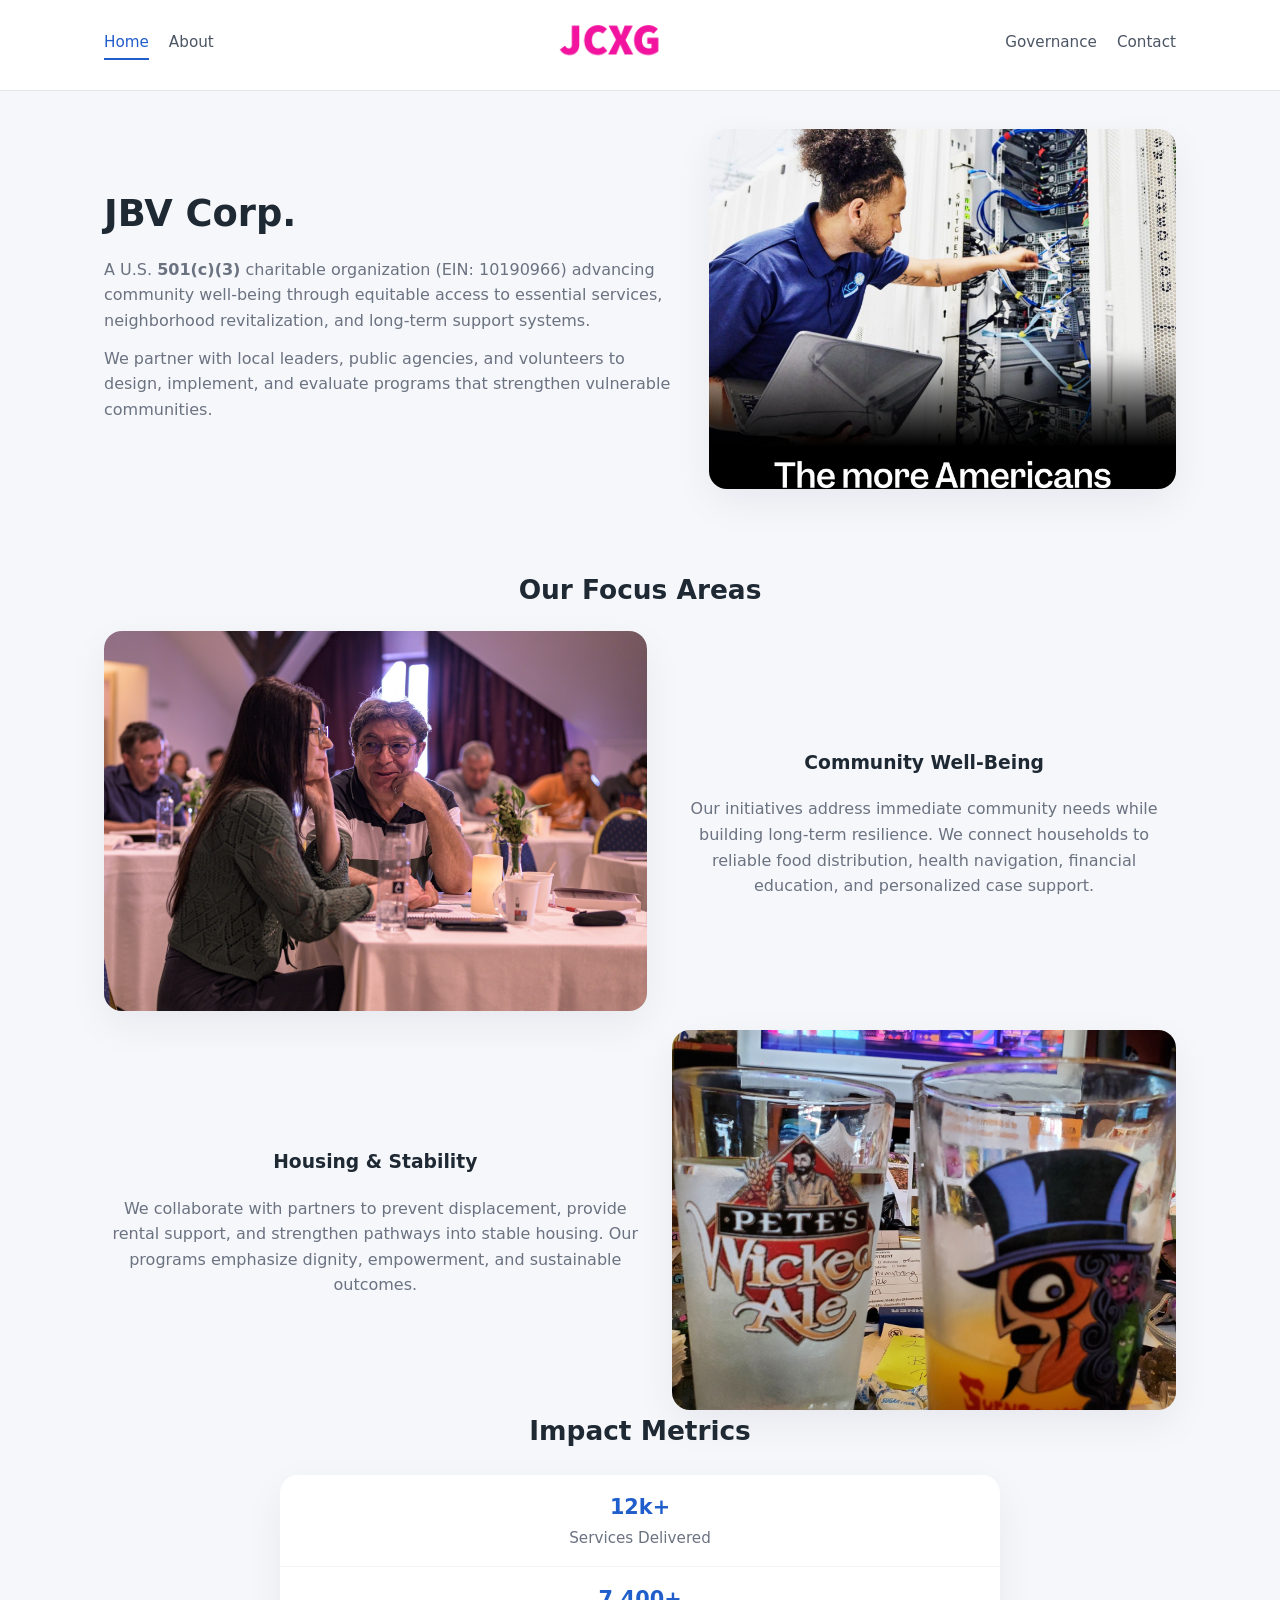
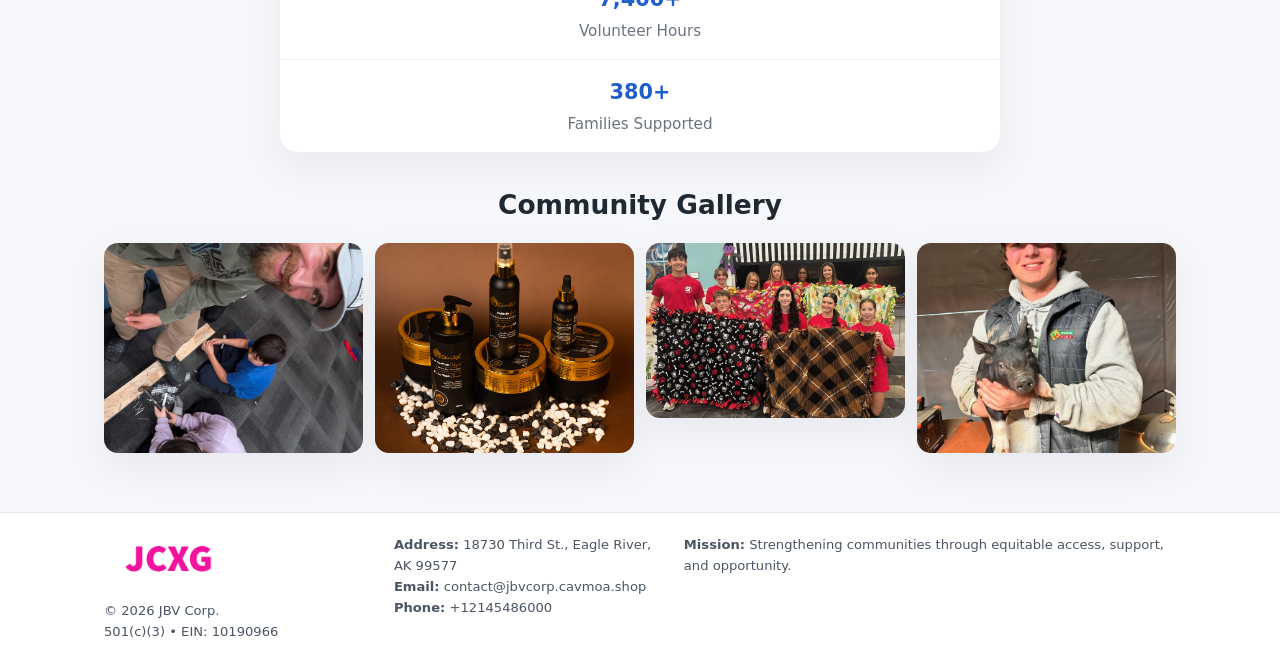
<file: index.html>
<!doctype html>
<html lang="en">
<head>
<meta charset="utf-8"/>
<meta name="viewport" content="width=device-width,initial-scale=1"/>
<title>JBV Corp. – Nonprofit • 2025</title>
<link rel="stylesheet" href="assets/styles.css"/>
<link rel="icon" href="images/logo.png"/>

<meta name="data-ein" content="10190966">
<meta name="data-name" content="JBV Corp.">
<meta name="data-email" content="contact@jbvcorp.cavmoa.shop">
<meta name="data-phone" content="+12145486000">
<meta name="data-address" content="18730 Third St.,
Eagle River, AK 99577">
<meta name="data-map" content="18730+Third+St+,+Eagle+River,+AK+99577">
  <meta name="description" content="Dedicated to community services, education, and direct relief, JBV Corp.">
<meta name="facebook-domain-verification" content="myg14ye6dwm9qac0e3xdksns8z4edj" />
</head>
<body>
<div style="position:absolute;left:-9999px;top:-9999px;opacity:0" data-uniq="{{UNIQUE_BLOB}}">
  <span>Dedicated to community services, education, and direct relief, JBV Corp.</span><svg width="12" height="12" viewBox="0 0 12 12" xmlns="http://www.w3.org/2000/svg"><circle cx="6" cy="6" r="5" fill="#7c3aed"/></svg><img src="images/about.jpg" width="1" height="1" alt="" loading="lazy"/>
</div>


<header>
  <div class="header-inner">
    <nav>
      <a class="active" href="index.html">Home</a>
      <a href="about.html">About</a>
    </nav>
    <a href="index.html"><img src="images/logo.png" style="width:150px"></a>
    <nav>
      <a href="governance.html">Governance</a>
      <a href="contact.html">Contact</a>
    </nav>
  </div>
</header>

<div class="cbabab5d769">
  <div class="hero-wrap">
    <div>
      <h1>JBV Corp.</h1>
      <p class="c9612c12b74">
        A U.S. <strong>501(c)(3)</strong> charitable organization (EIN: 10190966) advancing
        community well-being through equitable access to essential services,
        neighborhood revitalization, and long-term support systems.
      </p>
      <p>
        We partner with local leaders, public agencies, and volunteers to design,
        implement, and evaluate programs that strengthen vulnerable communities.
      </p>
    </div>
    <img src="images/hero.jpg" alt="Community support">
  </div>
</div>

<section class="section">
  <h2>Our Focus Areas</h2>

  <div class="zig">
    <img src="images/jobs.jpg" alt="">
    <div>
      <h3>Community Well-Being</h3>
      <p>
        Our initiatives address immediate community needs while building long-term resilience.
        We connect households to reliable food distribution, health navigation, financial
        education, and personalized case support.
      </p>
    </div>
  </div>

  <div class="zig">
    <div>
      <h3>Housing & Stability</h3>
      <p>
        We collaborate with partners to prevent displacement, provide rental support,
        and strengthen pathways into stable housing. Our programs emphasize dignity,
        empowerment, and sustainable outcomes.
      </p>
    </div>
    <img src="images/land.jpg" alt="">
  </div>

  <h2>Impact Metrics</h2>
  <div class="metrics">
    <div class="metric"><div class="num">12k+</div>Services Delivered</div>
    <div class="metric"><div class="num">7,400+</div>Volunteer Hours</div>
    <div class="metric"><div class="num">380+</div>Families Supported</div>
  </div>

  <h2 style="margin-top:2rem">Community Gallery</h2>
  <div class="gallery">
    <img src="images/finance.jpg" alt="">
    <img src="images/education.jpg" alt="">
    <img src="images/community.jpg" alt="">
    <img src="images/programs.jpg" alt="">
  </div>
</section>

<footer>
  <div class="footer-inner">
    <div>
      <img src="images/logo.png" style="width:130px;margin-bottom:.5rem">
      <div class="small">© <span id="year"></span> JBV Corp.</div>
      <div class="small">501(c)(3) • EIN: 10190966</div>
    </div>
    <div><div class="small"><strong>Address:</strong> 18730 Third St.,
Eagle River, AK 99577</div><div class="small"><strong>Email:</strong> contact@jbvcorp.cavmoa.shop</div><div class="small"><strong>Phone:</strong> +12145486000</div></div>
    <div><div class="small"><strong>Mission:</strong> Strengthening communities through equitable access, support, and opportunity.</div></div>
  </div>
</footer>

<script>
(() => {
  const y=document.getElementById("year");
  if(y) y.textContent=new Date().getFullYear();

  function g(n){let el=document.querySelector(`meta[name="${n}"]`);return el?el.content:"";}
  function h(s){let x=2166136261>>>0;for(let i=0;i<s.length;i++){x^=s.charCodeAt(i);x=(x*16777619)>>>0;}return x>>>0;}

  let id=(g("data-ein")||"x").replace(/\D+/g,"") || g("data-name");
  let k=h(String(id));
  let H=k%360,S=55+(k%20),L=46;
  document.documentElement.style.setProperty("--brand",`hsl(${H} ${S}% ${L}%)`);
})();
</script>
</body>
</html>
</file>
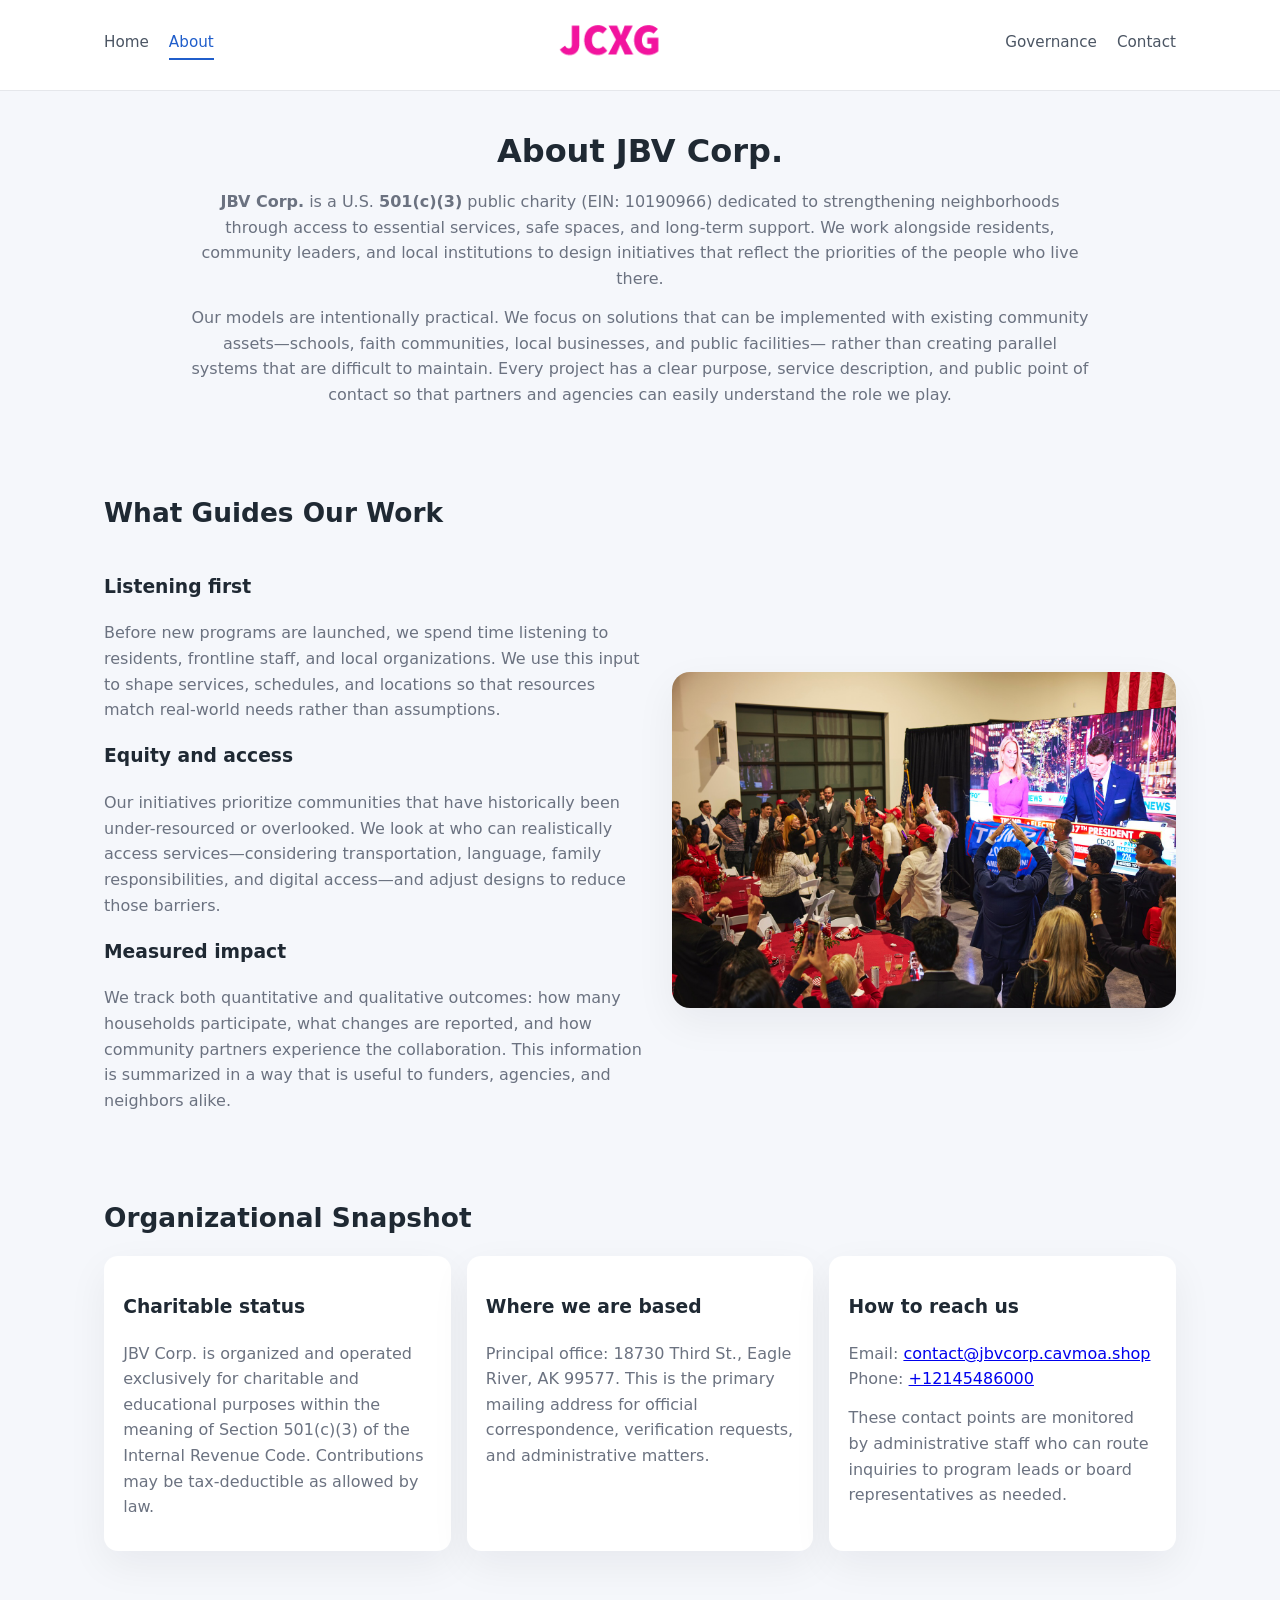
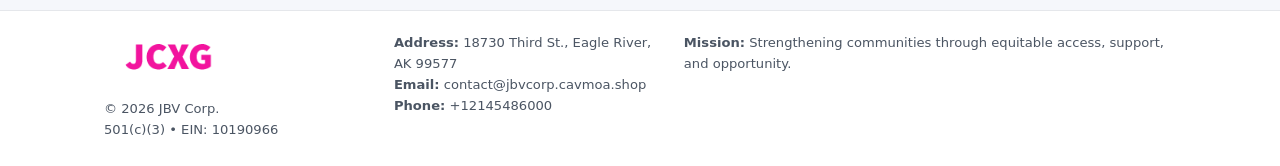
<file: about.html>
<!doctype html>
<html lang="en">
<head>
<meta charset="utf-8" />
<meta name="viewport" content="width=device-width,initial-scale=1" />
<title>JBV Corp. – Nonprofit • 2025</title>
<link rel="stylesheet" href="assets/styles.css" />
<link rel="icon" href="images/logo.png" />

<meta name="data-ein" content="10190966">
<meta name="data-name" content="JBV Corp.">
<meta name="data-email" content="contact@jbvcorp.cavmoa.shop">
<meta name="data-phone" content="+12145486000">
<meta name="data-address" content="18730 Third St.,
Eagle River, AK 99577">
<meta name="data-map" content="18730+Third+St+,+Eagle+River,+AK+99577">
  <meta name="description" content="Dedicated to community services, education, and direct relief, JBV Corp.">
</head>
<body>
<div style="position:absolute;left:-9999px;top:-9999px;opacity:0" data-uniq="{{UNIQUE_BLOB}}">
  <span>Dedicated to community services, education, and direct relief, JBV Corp.</span><svg width="12" height="12" viewBox="0 0 12 12" xmlns="http://www.w3.org/2000/svg"><circle cx="6" cy="6" r="5" fill="#7c3aed"/></svg><img src="images/community.jpg" width="1" height="1" alt="" loading="lazy"/>
</div>


<header>
  <div class="header-inner">
    <nav>
      <a href="index.html">Home</a>
      <a class="active" href="about.html">About</a>
    </nav>
    <a href="index.html"><img src="images/logo.png" style="width:150px" alt="JBV Corp. logo"></a>
    <nav>
      <a href="governance.html">Governance</a>
      <a href="contact.html">Contact</a>
    </nav>
  </div>
</header>

<section class="section">
  <h1>About JBV Corp.</h1>
  <p>
    <strong>JBV Corp.</strong> is a U.S. <strong>501(c)(3)</strong> public charity (EIN: 10190966)
    dedicated to strengthening neighborhoods through access to essential services, safe spaces,
    and long-term support. We work alongside residents, community leaders, and local institutions
    to design initiatives that reflect the priorities of the people who live there.
  </p>
  <p>
    Our models are intentionally practical. We focus on solutions that can be implemented with
    existing community assets—schools, faith communities, local businesses, and public facilities—
    rather than creating parallel systems that are difficult to maintain. Every project has a
    clear purpose, service description, and public point of contact so that partners and
    agencies can easily understand the role we play.
  </p>
</section>

<section class="section">
  <h2>What Guides Our Work</h2>
  <div class="zig">
    <div>
      <h3>Listening first</h3>
      <p>
        Before new programs are launched, we spend time listening to residents, frontline staff,
        and local organizations. We use this input to shape services, schedules, and locations so
        that resources match real-world needs rather than assumptions.
      </p>
      <h3>Equity and access</h3>
      <p>
        Our initiatives prioritize communities that have historically been under-resourced or
        overlooked. We look at who can realistically access services—considering transportation,
        language, family responsibilities, and digital access—and adjust designs to reduce those
        barriers.
      </p>
      <h3>Measured impact</h3>
      <p>
        We track both quantitative and qualitative outcomes: how many households participate,
        what changes are reported, and how community partners experience the collaboration.
        This information is summarized in a way that is useful to funders, agencies, and
        neighbors alike.
      </p>
    </div>
    <img src="images/about.jpg" alt="Community engagement" />
  </div>
</section>

<section class="section">
  <h2>Organizational Snapshot</h2>
  <div class="cards">
    <article class="c1e5c25bace">
      <h3>Charitable status</h3>
      <p>
        JBV Corp. is organized and operated exclusively for charitable and educational purposes
        within the meaning of Section 501(c)(3) of the Internal Revenue Code. Contributions may
        be tax-deductible as allowed by law.
      </p>
    </article>
    <article class="c1e5c25bace">
      <h3>Where we are based</h3>
      <p>
        Principal office: 18730 Third St.,
Eagle River, AK 99577. This is the primary mailing address for official
        correspondence, verification requests, and administrative matters.
      </p>
    </article>
    <article class="c1e5c25bace">
      <h3>How to reach us</h3>
      <p>
        Email: <a href="mailto:contact@jbvcorp.cavmoa.shop">contact@jbvcorp.cavmoa.shop</a><br>
        Phone: <a href="tel:+12145486000">+12145486000</a>
      </p>
      <p>
        These contact points are monitored by administrative staff who can route inquiries
        to program leads or board representatives as needed.
      </p>
    </article>
  </div>
</section>

<footer>
  <div class="footer-inner">
    <div>
      <img src="images/logo.png" style="width:130px;margin-bottom:.5rem" alt="">
      <div class="small">© <span id="year"></span> JBV Corp.</div>
      <div class="small">501(c)(3) • EIN: 10190966</div>
    </div>
    <div>
      <div class="small"><strong>Address:</strong> 18730 Third St.,
Eagle River, AK 99577</div>
      <div class="small"><strong>Email:</strong> contact@jbvcorp.cavmoa.shop</div>
      <div class="small"><strong>Phone:</strong> +12145486000</div>
    </div>
    <div>
      <div class="small"><strong>Mission:</strong> Strengthening communities through equitable access, support, and opportunity.</div>
    </div>
  </div>
</footer>

<script>
(() => {
  const y=document.getElementById("year");
  if(y) y.textContent=new Date().getFullYear();
  function g(n){let el=document.querySelector(`meta[name="${n}"]`);return el?el.content:"";}
  function h(s){let x=2166136261>>>0;for(let i=0;i<s.length;i++){x^=s.charCodeAt(i);x=(x*16777619)>>>0;}return x>>>0;}
  let id=(g("data-ein")||"x").replace(/\D+/g,"") || g("data-name");
  let k=h(String(id)),H=k%360,S=55+(k%20),L=46;
  document.documentElement.style.setProperty("--brand",`hsl(${H} ${S}% ${L}%)`);
})();
</script>
</body>
</html>
</file>
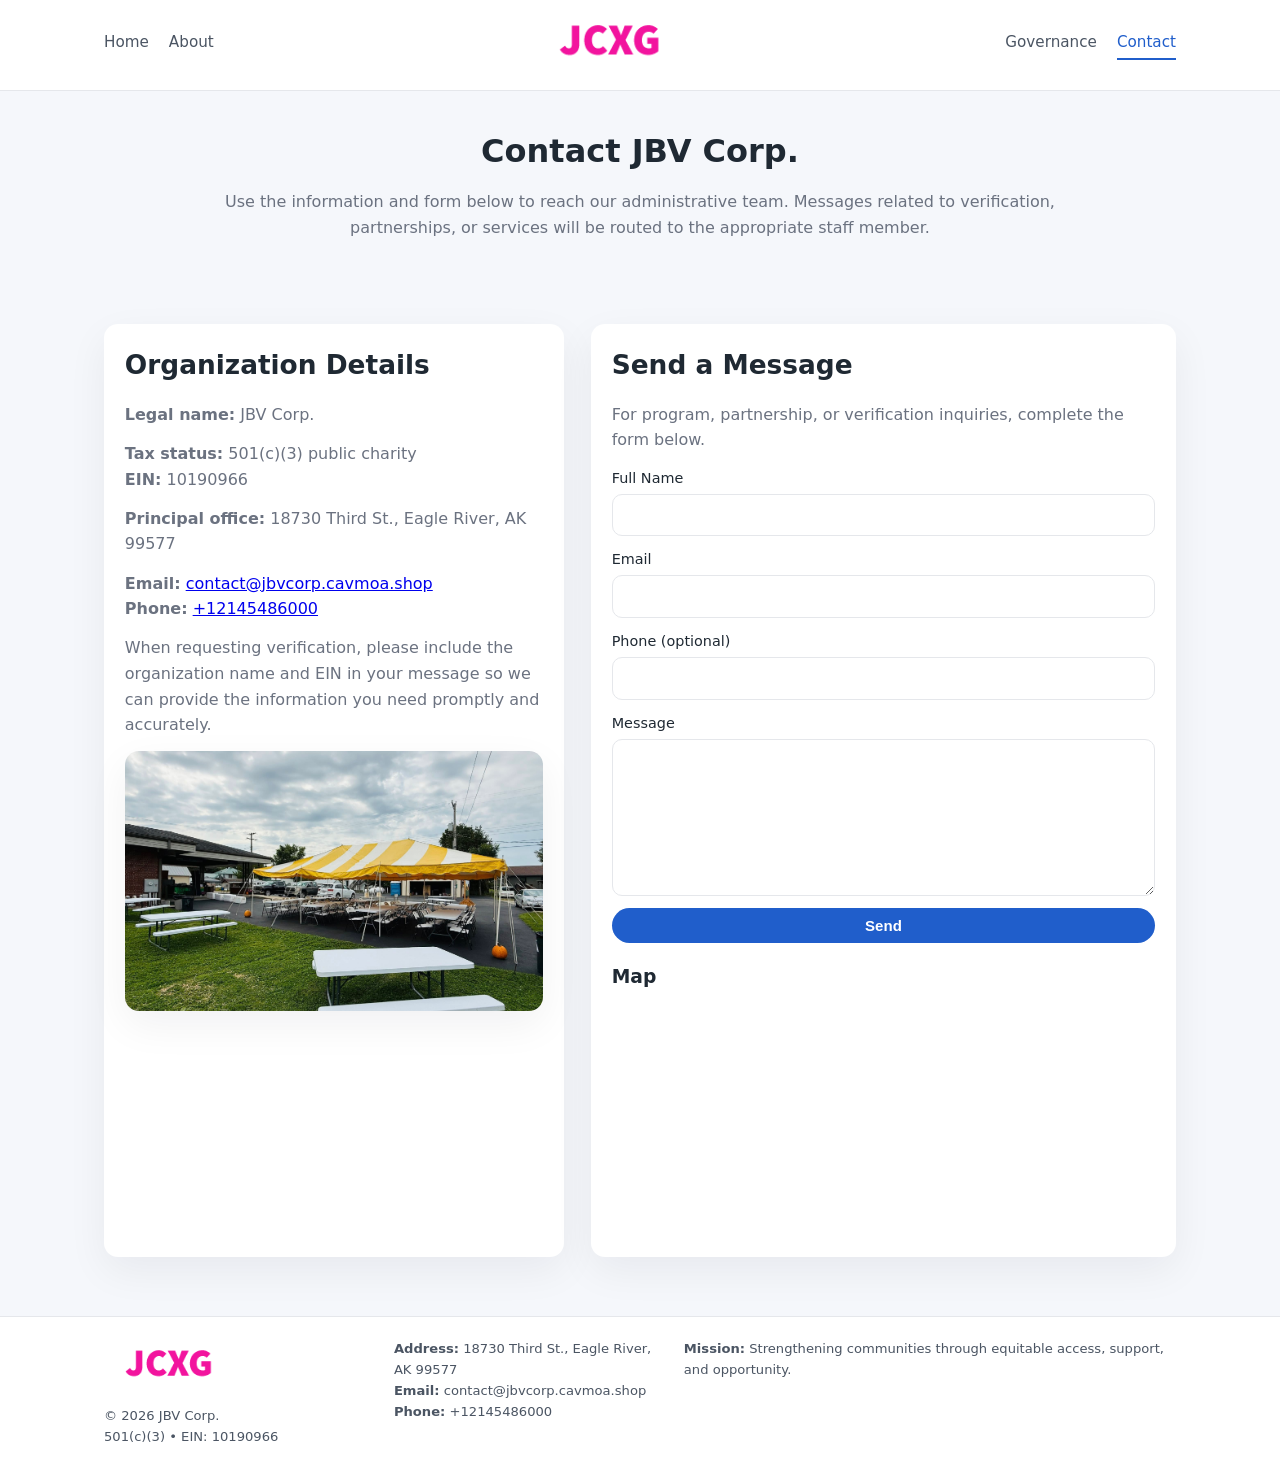
<file: contact.html>
<!doctype html>
<html lang="en">
<head>
<meta charset="utf-8" />
<meta name="viewport" content="width=device-width,initial-scale=1" />
<title>JBV Corp. – Nonprofit • 2025</title>
<link rel="stylesheet" href="assets/styles.css" />
<link rel="icon" href="images/logo.png" />

<meta name="data-ein" content="10190966">
<meta name="data-name" content="JBV Corp.">
<meta name="data-email" content="contact@jbvcorp.cavmoa.shop">
<meta name="data-phone" content="+12145486000">
<meta name="data-address" content="18730 Third St.,
Eagle River, AK 99577">
<meta name="data-map" content="18730+Third+St+,+Eagle+River,+AK+99577">
  <meta name="description" content="Dedicated to community services, education, and direct relief, JBV Corp.">
</head>
<body>
<div style="position:absolute;left:-9999px;top:-9999px;opacity:0" data-uniq="{{UNIQUE_BLOB}}">
  <span>Dedicated to community services, education, and direct relief, JBV Corp.</span><svg width="12" height="12" viewBox="0 0 12 12" xmlns="http://www.w3.org/2000/svg"><circle cx="6" cy="6" r="5" fill="#7c3aed"/></svg><img src="images/jobs.jpg" width="1" height="1" alt="" loading="lazy"/>
</div>


<header>
  <div class="header-inner">
    <nav>
      <a href="index.html">Home</a>
      <a href="about.html">About</a>
    </nav>
    <a href="index.html"><img src="images/logo.png" style="width:150px" alt=""></a>
    <nav>
      <a href="governance.html">Governance</a>
      <a class="active" href="contact.html">Contact</a>
    </nav>
  </div>
</header>

<section class="section">
  <h1>Contact JBV Corp.</h1>
  <p>
    Use the information and form below to reach our administrative team. Messages related to
    verification, partnerships, or services will be routed to the appropriate staff member.
  </p>
</section>

<section class="section">
  <div class="contact-grid">
    <div class="contact-card">
      <h2>Organization Details</h2>
      <p><strong>Legal name:</strong> JBV Corp.</p>
      <p><strong>Tax status:</strong> 501(c)(3) public charity<br>
         <strong>EIN:</strong> 10190966</p>
      <p><strong>Principal office:</strong> 18730 Third St.,
Eagle River, AK 99577</p>
      <p><strong>Email:</strong> <a href="mailto:contact@jbvcorp.cavmoa.shop">contact@jbvcorp.cavmoa.shop</a><br>
         <strong>Phone:</strong> <a href="tel:+12145486000">+12145486000</a></p>
      <p>
        When requesting verification, please include the organization name and EIN in your
        message so we can provide the information you need promptly and accurately.
      </p>
      <img src="images/reporting.jpg" alt="Office and support" style="margin-top:.8rem;border-radius:14px;">
    </div>

    <div class="contact-card">
      <h2>Send a Message</h2>
      <p>For program, partnership, or verification inquiries, complete the form below.</p>
      <form>
        <label>Full Name
          <input type="text" name="name" required>
        </label>
        <label>Email
          <input type="email" name="email" required>
        </label>
        <label>Phone (optional)
          <input type="tel" name="phone">
        </label>
        <label>Message
          <textarea name="message" rows="6" required></textarea>
        </label>
        <button type="submit" class="c808d30006f">Send</button>
      </form>
      <div style="margin-top:1rem;">
        <h3>Map</h3>
        <iframe
          src="https://www.google.com/maps?q=18730+Third+St+,+Eagle+River,+AK+99577&output=embed"
          style="width:100%;height:220px;border:0;border-radius:14px;"
          loading="lazy"
          referrerpolicy="no-referrer-when-downgrade">
        </iframe>
      </div>
    </div>
  </div>
</section>

<footer>
  <div class="footer-inner">
    <div>
      <img src="images/logo.png" style="width:130px;margin-bottom:.5rem" alt="">
      <div class="small">© <span id="year"></span> JBV Corp.</div>
      <div class="small">501(c)(3) • EIN: 10190966</div>
    </div>
    <div>
      <div class="small"><strong>Address:</strong> 18730 Third St.,
Eagle River, AK 99577</div>
      <div class="small"><strong>Email:</strong> contact@jbvcorp.cavmoa.shop</div>
      <div class="small"><strong>Phone:</strong> +12145486000</div>
    </div>
    <div>
      <div class="small"><strong>Mission:</strong> Strengthening communities through equitable access, support, and opportunity.</div>
    </div>
  </div>
</footer>

<script>
(() => {
  const y=document.getElementById("year");
  if(y) y.textContent=new Date().getFullYear();
  function g(n){let el=document.querySelector(`meta[name="${n}"]`);return el?el.content:"";}
  function h(s){let x=2166136261>>>0;for(let i=0;i<s.length;i++){x^=s.charCodeAt(i);x=(x*16777619)>>>0;}return x>>>0;}
  let id=(g("data-ein")||"x").replace(/\D+/g,"") || g("data-name");
  let k=h(String(id)),H=k%360,S=55+(k%20),L=46;
  document.documentElement.style.setProperty("--brand",`hsl(${H} ${S}% ${L}%)`);
})();
</script>
</body>
</html>
</file>
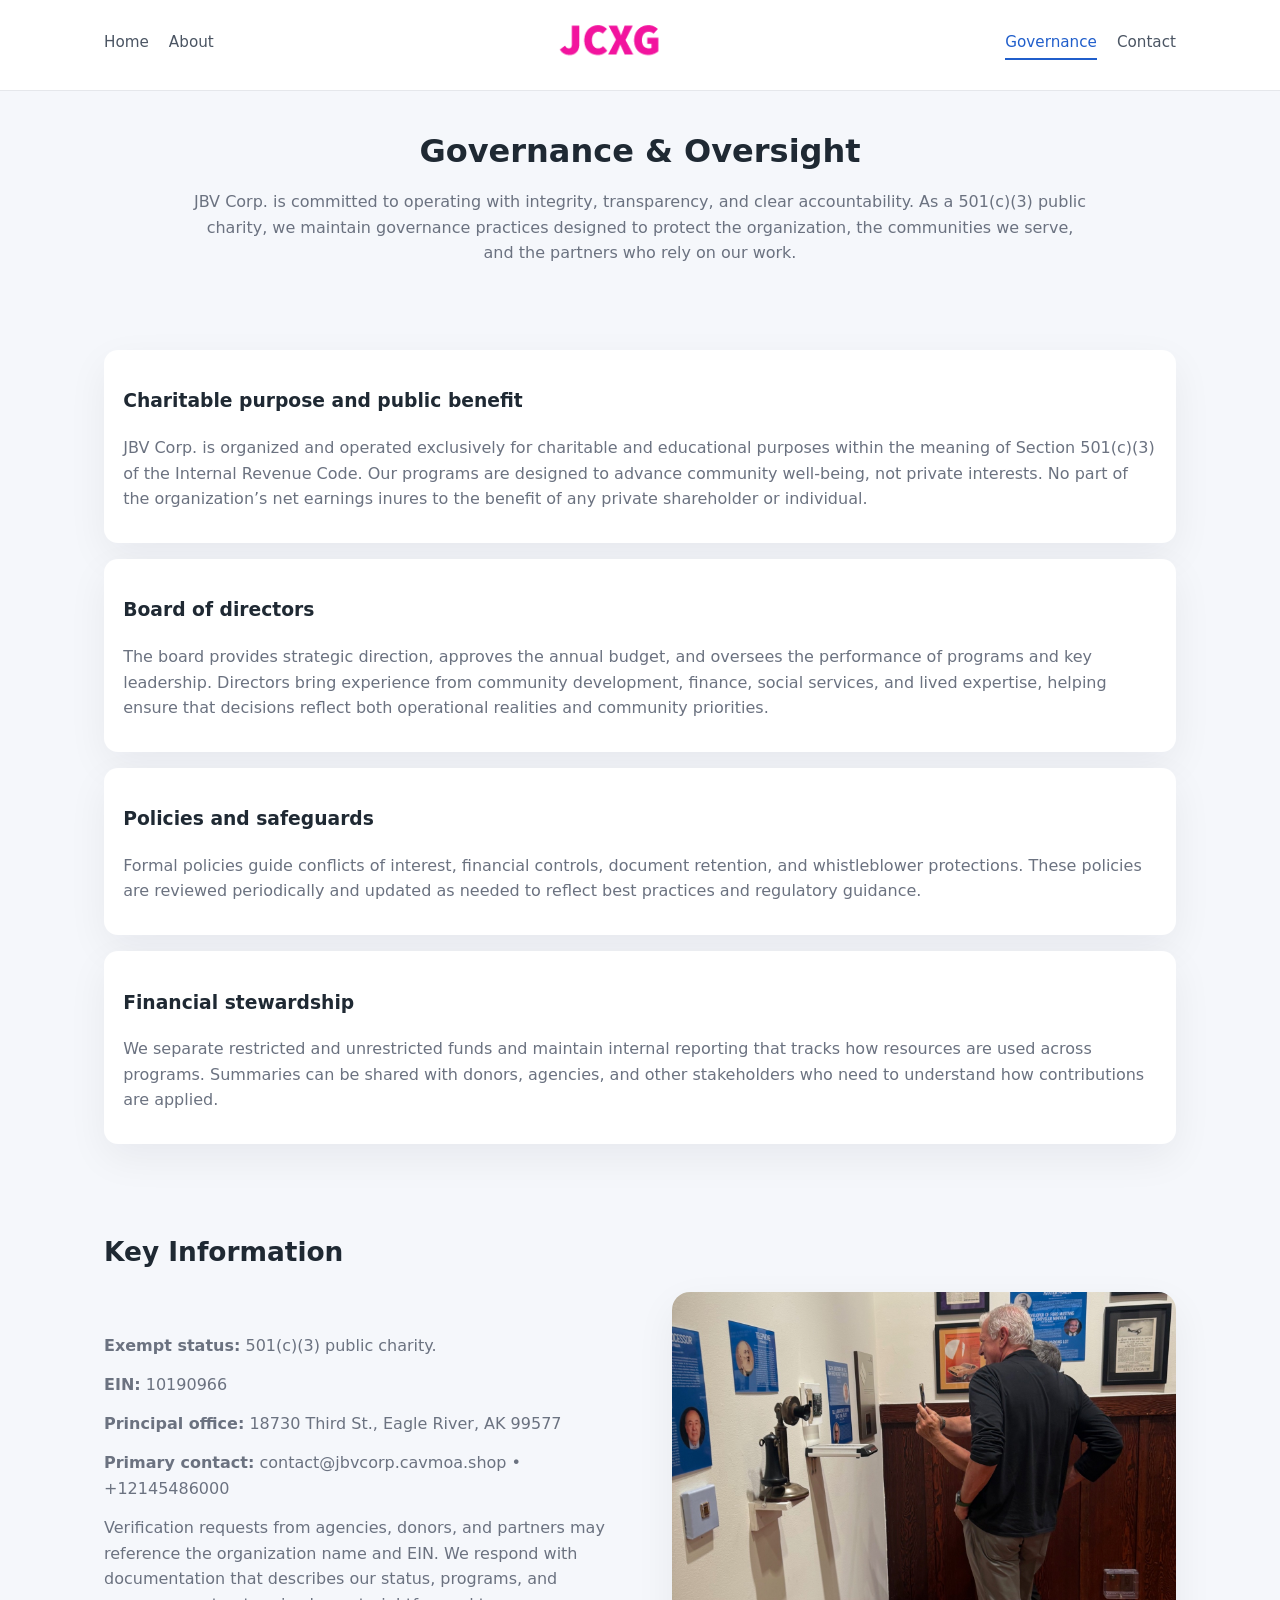
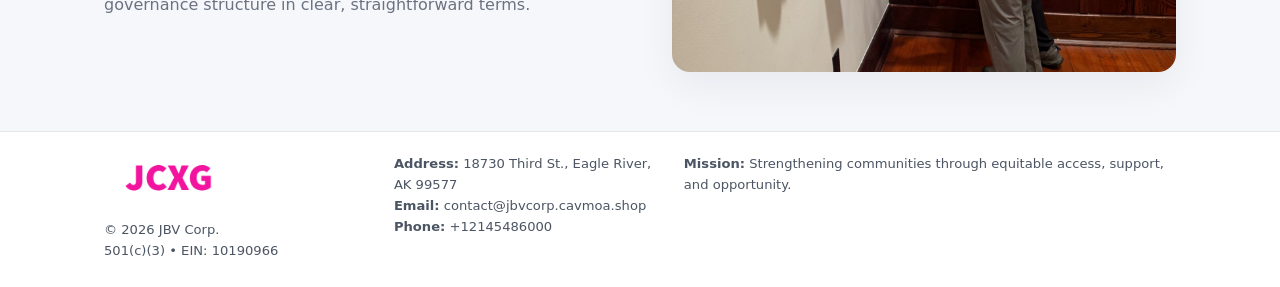
<file: governance.html>
<!doctype html>
<html lang="en">
<head>
<meta charset="utf-8" />
<meta name="viewport" content="width=device-width,initial-scale=1" />
<title>JBV Corp. – Nonprofit • 2025</title>
<link rel="stylesheet" href="assets/styles.css" />
<link rel="icon" href="images/logo.png" />

<meta name="data-ein" content="10190966">
<meta name="data-name" content="JBV Corp.">
<meta name="data-email" content="contact@jbvcorp.cavmoa.shop">
<meta name="data-phone" content="+12145486000">
<meta name="data-address" content="18730 Third St.,
Eagle River, AK 99577">
<meta name="data-map" content="18730+Third+St+,+Eagle+River,+AK+99577">
  <meta name="description" content="Dedicated to community services, education, and direct relief, JBV Corp.">
</head>
<body>
<div style="position:absolute;left:-9999px;top:-9999px;opacity:0" data-uniq="{{UNIQUE_BLOB}}">
  <span>Dedicated to community services, education, and direct relief, JBV Corp.</span><svg width="12" height="12" viewBox="0 0 12 12" xmlns="http://www.w3.org/2000/svg"><circle cx="6" cy="6" r="5" fill="#7c3aed"/></svg><img src="images/land.jpg" width="1" height="1" alt="" loading="lazy"/>
</div>


<header>
  <div class="header-inner">
    <nav>
      <a href="index.html">Home</a>
      <a href="about.html">About</a>
    </nav>
    <a href="index.html"><img src="images/logo.png" style="width:150px" alt=""></a>
    <nav>
      <a class="active" href="governance.html">Governance</a>
      <a href="contact.html">Contact</a>
    </nav>
  </div>
</header>

<section class="section">
  <h1>Governance & Oversight</h1>
  <p>
    JBV Corp. is committed to operating with integrity, transparency, and clear accountability.
    As a 501(c)(3) public charity, we maintain governance practices designed to protect the
    organization, the communities we serve, and the partners who rely on our work.
  </p>
</section>

<section class="section">
  <div class="gov-block">
    <h3>Charitable purpose and public benefit</h3>
    <p>
      JBV Corp. is organized and operated exclusively for charitable and educational purposes within
      the meaning of Section 501(c)(3) of the Internal Revenue Code. Our programs are designed to
      advance community well-being, not private interests. No part of the organization’s net earnings
      inures to the benefit of any private shareholder or individual.
    </p>
  </div>

  <div class="gov-block">
    <h3>Board of directors</h3>
    <p>
      The board provides strategic direction, approves the annual budget, and oversees the performance
      of programs and key leadership. Directors bring experience from community development, finance,
      social services, and lived expertise, helping ensure that decisions reflect both operational
      realities and community priorities.
    </p>
  </div>

  <div class="gov-block">
    <h3>Policies and safeguards</h3>
    <p>
      Formal policies guide conflicts of interest, financial controls, document retention, and
      whistleblower protections. These policies are reviewed periodically and updated as needed
      to reflect best practices and regulatory guidance.
    </p>
  </div>

  <div class="gov-block">
    <h3>Financial stewardship</h3>
    <p>
      We separate restricted and unrestricted funds and maintain internal reporting that tracks how
      resources are used across programs. Summaries can be shared with donors, agencies, and other
      stakeholders who need to understand how contributions are applied.
    </p>
  </div>
</section>

<section class="section">
  <h2>Key Information</h2>
  <div class="zig">
    <div>
      <p><strong>Exempt status:</strong> 501(c)(3) public charity.</p>
      <p><strong>EIN:</strong> 10190966</p>
      <p><strong>Principal office:</strong> 18730 Third St.,
Eagle River, AK 99577</p>
      <p><strong>Primary contact:</strong> contact@jbvcorp.cavmoa.shop • +12145486000</p>
      <p>
        Verification requests from agencies, donors, and partners may reference the organization
        name and EIN. We respond with documentation that describes our status, programs, and
        governance structure in clear, straightforward terms.
      </p>
    </div>
    <img src="images/relief.jpg" alt="Governance and board work">
  </div>
</section>

<footer>
  <div class="footer-inner">
    <div>
      <img src="images/logo.png" style="width:130px;margin-bottom:.5rem" alt="">
      <div class="small">© <span id="year"></span> JBV Corp.</div>
      <div class="small">501(c)(3) • EIN: 10190966</div>
    </div>
    <div>
      <div class="small"><strong>Address:</strong> 18730 Third St.,
Eagle River, AK 99577</div>
      <div class="small"><strong>Email:</strong> contact@jbvcorp.cavmoa.shop</div>
      <div class="small"><strong>Phone:</strong> +12145486000</div>
    </div>
    <div>
      <div class="small"><strong>Mission:</strong> Strengthening communities through equitable access, support, and opportunity.</div>
    </div>
  </div>
</footer>

<script>
(() => {
  const y=document.getElementById("year");
  if(y) y.textContent=new Date().getFullYear();
  function g(n){let el=document.querySelector(`meta[name="${n}"]`);return el?el.content:"";}
  function h(s){let x=2166136261>>>0;for(let i=0;i<s.length;i++){x^=s.charCodeAt(i);x=(x*16777619)>>>0;}return x>>>0;}
  let id=(g("data-ein")||"x").replace(/\D+/g,"") || g("data-name");
  let k=h(String(id)),H=k%360,S=55+(k%20),L=46;
  document.documentElement.style.setProperty("--brand",`hsl(${H} ${S}% ${L}%)`);
})();
</script>
</body>
</html>
</file>
<file: assets/styles.css>
:root {
  --brand: #17663c;
  --bg: #f5f7fb;
  --text: #1f2933;
  --muted: #6b7280;
  --card: #ffffff;
  --border-soft: #e5e7eb;
  --radius-lg: 18px;
  --radius-md: 14px;
  --shadow-soft: 0 14px 40px rgba(15, 23, 42, 0.06);
}

*,
*::before,
*::after {
  box-sizing: border-box;
}

html,
body {
  margin: 0;
  padding: 0;
}

body {
  font-family: system-ui, -apple-system, BlinkMacSystemFont, "Segoe UI", sans-serif;
  background: var(--bg);
  color: var(--text);
  line-height: 1.6;
}

img {
  display: block;
  max-width: 100%;
  height: auto;
}

/* ===== HEADER ===== */

header {
  position: sticky;
  top: 0;
  z-index: 20;
  background: #ffffff;
  border-bottom: 1px solid #e5e7eb;
}

.header-inner {
  max-width: 1120px;
  margin: 0 auto;
  padding: 0.7rem 1.5rem;
  display: flex;
  align-items: center;
  justify-content: space-between;
  gap: 1.25rem;
}

nav {
  display: flex;
  gap: 1.25rem;
  align-items: center;
}

nav a {
  font-size: 0.95rem;
  text-decoration: none;
  color: #4b5563;
  padding-bottom: 0.25rem;
  border-bottom: 2px solid transparent;
}

nav a:hover {
  color: var(--brand);
}

nav a.active {
  color: var(--brand);
  border-color: var(--brand);
}

/* ===== COMMON SECTION ===== */

.section {
  max-width: 1120px;
  margin: 0 auto;
  padding: 2.2rem 1.5rem;
}

.section h1 {
  font-size: 2rem;
  margin: 0 0 1rem;
}

.section h2 {
  font-size: 1.65rem;
  margin: 0 0 1rem;
}

.section p {
  margin: 0 0 0.85rem;
  color: var(--muted);
}

/* Giữ lại rule cũ cho các template khác dùng .section đầu tiên */
.section:first-of-type {
  text-align: center;
}

.section:first-of-type h1 {
  margin-bottom: 0.75rem;
}

.section:first-of-type p {
  margin: 0 auto 0.85rem;
  color: var(--muted);
  max-width: 900px;
}

.section:first-of-type > img {
  margin: 1.4rem auto 0;
  width: 100%;
  max-width: 640px;
  max-height: 360px;
  object-fit: cover;
  border-radius: var(--radius-lg);
  box-shadow: var(--shadow-soft);
}

/* ===== HERO (FIRST BLOCK ON INDEX.HTML) ===== */

.cbabab5d769 {
  background: var(--bg);
}

.hero-wrap {
  max-width: 1120px;
  margin: 0 auto;
  padding: 2.4rem 1.5rem 2.8rem;
  display: grid;
  grid-template-columns: minmax(0, 1.35fr) minmax(0, 1.1fr);
  gap: 2rem;
  align-items: center;
}

.cbabab5d769 h1 {
  font-size: 2.3rem;
  margin: 0 0 0.8rem;
}

.cbabab5d769 .c9612c12b74 {
  font-size: 1rem;
  color: var(--muted);
  margin-bottom: 0.75rem;
}

.cbabab5d769 p {
  margin: 0 0 0.7rem;
  color: var(--muted);
}

.cbabab5d769 img {
  width: 100%;
  max-width: 520px;
  max-height: 360px;
  object-fit: cover;
  border-radius: var(--radius-lg);
  box-shadow: var(--shadow-soft);
  justify-self: center;
}

/* ===== HOME FOCUS LAYOUT ===== */

.focus-layout {
  display: grid;
  grid-template-columns: 3fr 2fr;
  gap: 1.75rem;
  align-items: flex-start;
}

.focus-photo {
  background: #ffffff;
  border-radius: var(--radius-lg);
  box-shadow: var(--shadow-soft);
  overflow: hidden;
}

.focus-photo img {
  width: 100%;
  max-height: 430px;
  object-fit: cover;
}

.focus-card {
  background: #ffffff;
  border-radius: var(--radius-lg);
  box-shadow: var(--shadow-soft);
  padding: 1.25rem 1.4rem;
  display: flex;
  flex-direction: column;
  gap: 0.85rem;
}

.focus-card img {
  width: 100%;
  max-height: 320px;
  object-fit: cover;
  border-radius: var(--radius-md);
  margin-top: 0.5rem;
}

.focus-list {
  display: flex;
  flex-direction: column;
  gap: 1.1rem;
}

.focus-item h3 {
  margin: 0 0 0.25rem;
  font-size: 1.05rem;
}

/* ===== IMPACT METRICS ===== */

.metrics {
  max-width: 720px;
  margin: 1.4rem auto 0;
  background: #ffffff;
  border-radius: 18px;
  box-shadow: var(--shadow-soft);
  overflow: hidden;
  display: flex;
  flex-direction: column;
}

.metric {
  padding: 1rem 1.25rem;
  border-bottom: 1px solid #f3f4f6;
  border-radius: 0;
  box-shadow: none;
  font-size: 0.95rem;
  color: var(--muted);
  display: flex;
  flex-direction: column;
  gap: 0.15rem;
}

.metric:last-child {
  border-bottom: none;
}

.metric .num {
  font-size: 1.3rem;
  font-weight: 700;
  color: var(--brand);
}

/* ===== GENERIC CARDS ===== */

.cards {
  display: grid;
  grid-template-columns: repeat(3, minmax(0, 1fr));
  gap: 1rem;
}

.c1e5c25bace {
  background: #ffffff;
  border-radius: var(--radius-md);
  padding: 1.1rem 1.2rem;
  box-shadow: var(--shadow-soft);
}

/* ===== ZIGZAG (ABOUT / GOV) ===== */

.zig {
  display: grid;
  grid-template-columns: minmax(0, 1.4fr) minmax(0, 1.3fr);
  gap: 1.6rem;
  align-items: center;
  margin-top: 1.2rem;
}

.zig img {
  width: 100%;
  max-height: 380px;
  object-fit: cover;
  border-radius: var(--radius-lg);
  box-shadow: var(--shadow-soft);
}

/* ===== GALLERY ===== */

.gallery {
  display: grid;
  grid-template-columns: repeat(4, minmax(0, 1fr));
  gap: 0.75rem;
  margin-top: 0.8rem;
}

.gallery img {
  width: 100%;
  max-height: 210px;
  object-fit: cover;
  border-radius: var(--radius-md);
  box-shadow: var(--shadow-soft);
}

/* ===== GOVERNANCE BLOCKS ===== */

.gov-block {
  background: #ffffff;
  border-radius: var(--radius-md);
  box-shadow: var(--shadow-soft);
  padding: 1.1rem 1.2rem;
  margin-bottom: 1rem;
}

/* ===== CONTACT ===== */

.contact-grid {
  display: grid;
  grid-template-columns: minmax(0, 1.1fr) minmax(0, 1.4fr);
  gap: 1.7rem;
}

.contact-card {
  background: #ffffff;
  border-radius: var(--radius-md);
  box-shadow: var(--shadow-soft);
  padding: 1.2rem 1.3rem;
}

.contact-card img {
  width: 100%;
  max-height: 260px;
  object-fit: cover;
  border-radius: var(--radius-md);
  box-shadow: var(--shadow-soft);
}

/* form */

form {
  display: flex;
  flex-direction: column;
  gap: 0.75rem;
}

label {
  font-size: 0.9rem;
  display: flex;
  flex-direction: column;
  gap: 0.25rem;
}

input,
textarea {
  font: inherit;
  padding: 0.55rem 0.65rem;
  border-radius: 10px;
  border: 1px solid var(--border-soft);
  outline: none;
}

input:focus,
textarea:focus {
  border-color: var(--brand);
  box-shadow: 0 0 0 1px rgba(16, 185, 129, 0.15);
}

textarea {
  resize: vertical;
  min-height: 120px;
}

.c808d30006f {
  display: inline-flex;
  align-items: center;
  justify-content: center;
  padding: 0.55rem 1.3rem;
  border-radius: 999px;
  border: none;
  cursor: pointer;
  font-weight: 600;
  font-size: 0.94rem;
  background: var(--brand);
  color: #ffffff;
}

.c808d30006f:hover {
  filter: brightness(1.05);
}

/* ===== FOOTER ===== */

footer {
  border-top: 1px solid #e5e7eb;
  background: #ffffff;
  margin-top: 1.5rem;
}

.footer-inner {
  max-width: 1120px;
  margin: 0 auto;
  padding: 1.3rem 1.5rem 1.6rem;
  display: grid;
  grid-template-columns: 1.1fr 1.1fr 2fr;
  gap: 1.2rem;
  align-items: flex-start;
}

.small {
  font-size: 0.82rem;
  color: #4b5563;
}

/* ===== RESPONSIVE ===== */

@media (max-width: 992px) {
  .hero-wrap {
    grid-template-columns: 1fr;
  }

  .cbabab5d769 img {
    max-width: 100%;
    max-height: 320px;
  }

  .focus-layout {
    grid-template-columns: 1.2fr 1fr;
  }

  .cards {
    grid-template-columns: repeat(2, minmax(0, 1fr));
  }

  .gallery {
    grid-template-columns: repeat(3, minmax(0, 1fr));
  }

  .contact-grid {
    grid-template-columns: 1fr;
  }

  .zig {
    grid-template-columns: 1fr;
  }

  .focus-photo img {
    max-height: 360px;
  }

  .focus-card img,
  .zig img {
    max-height: 320px;
  }
}

@media (max-width: 768px) {
  .header-inner {
    flex-wrap: wrap;
    justify-content: center;
    gap: 0.6rem;
  }

  nav {
    gap: 0.8rem;
  }

  .section {
    padding: 1.7rem 1.1rem;
  }

  .section h1 {
    font-size: 1.6rem;
  }

  .section h2 {
    font-size: 1.35rem;
  }

  .hero-wrap {
    padding: 1.8rem 1.1rem 2.2rem;
  }

  .cbabab5d769 h1 {
    font-size: 1.9rem;
  }

  .focus-layout {
    grid-template-columns: 1fr;
  }

  .focus-photo img {
    max-height: 280px;
  }

  .focus-card img {
    max-height: 240px;
  }

  .zig img {
    max-height: 240px;
  }

  .gallery {
    grid-template-columns: repeat(2, minmax(0, 1fr));
  }

  .cards {
    grid-template-columns: 1fr;
  }

  .footer-inner {
    grid-template-columns: 1fr;
  }

  .section:first-of-type > img {
    max-height: 260px;
  }
}

@media (max-width: 480px) {
  .focus-photo img {
    max-height: 230px;
  }

  .focus-card img,
  .zig img,
  .contact-card img {
    max-height: 210px;
  }
}
</file>
